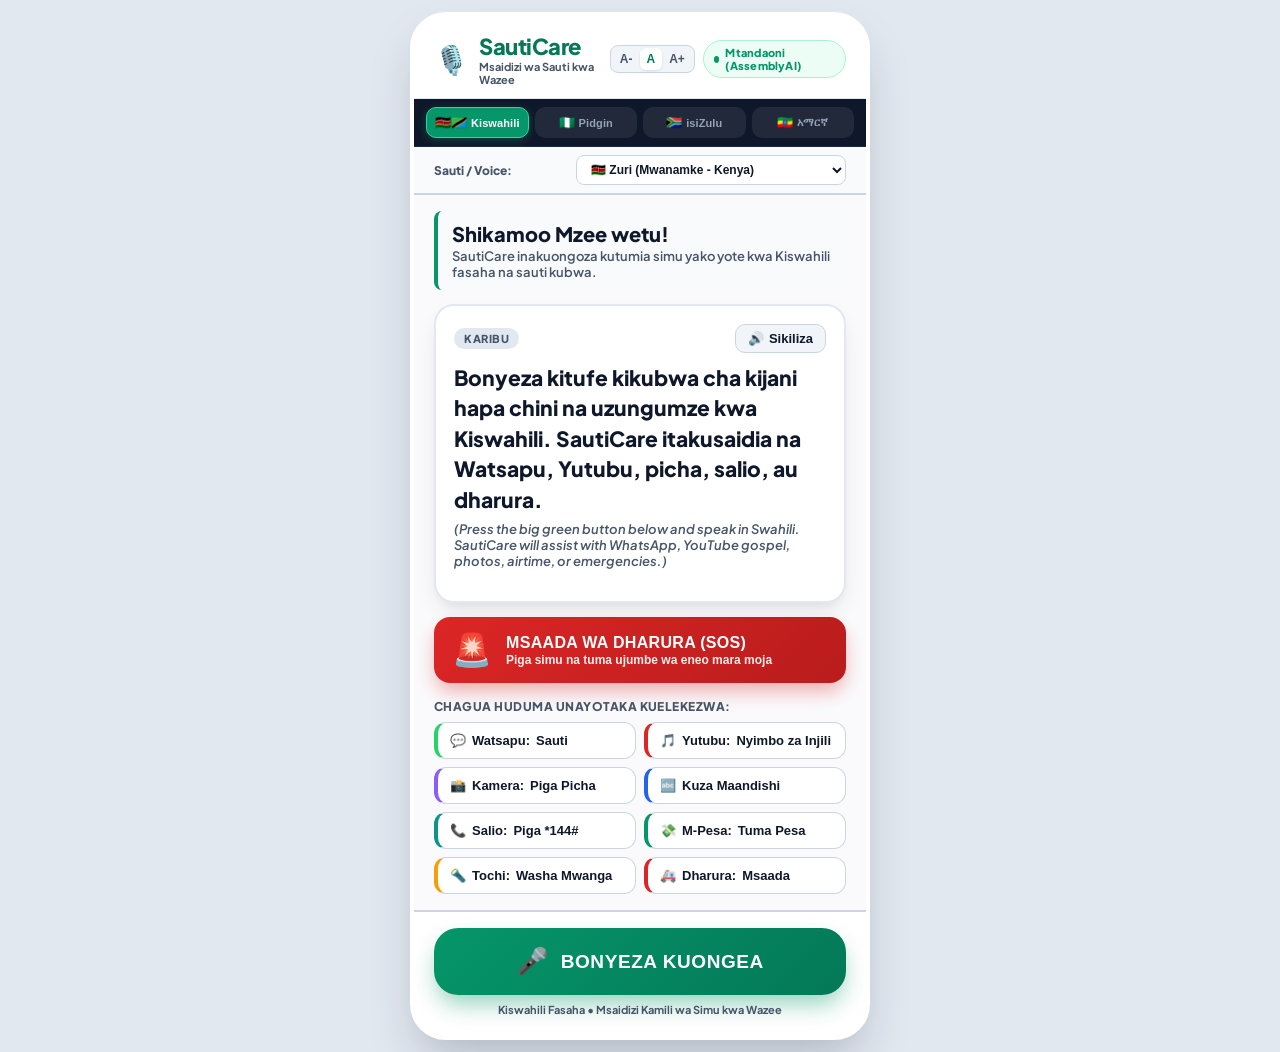
<file: static/index.html>
<!DOCTYPE html>
<html lang="sw">
<head>
  <meta charset="UTF-8">
  <meta name="viewport" content="width=device-width, initial-scale=1.0, maximum-scale=1.0, user-scalable=no">
  <title>SautiCare - Msaidizi wa Wazee wa Sauti</title>
  <link rel="stylesheet" href="/static/style.css?v=2.2">
  <link rel="manifest" href="/manifest.json">
  <meta name="theme-color" content="#059669">
  <meta name="mobile-web-app-capable" content="yes">
  <meta name="apple-mobile-web-app-capable" content="yes">
  <meta name="apple-mobile-web-app-status-bar-style" content="default">
  <meta name="apple-mobile-web-app-title" content="SautiCare">
  <link rel="apple-touch-icon" href="/static/icon-192.png">
  <link rel="icon" type="image/svg+xml" href="/static/icon.svg">
  <link rel="preconnect" href="https://fonts.googleapis.com">
  <link rel="preconnect" href="https://fonts.gstatic.com" crossorigin>
  <link href="https://fonts.googleapis.com/css2?family=Plus+Jakarta+Sans:wght@500;700;800;900&display=swap" rel="stylesheet">
</head>
<body>
  <div id="phone-container" class="phone-frame">
    <!-- Header with Connectivity Indicator & Text Size Controller -->
    <header class="app-header">
      <div class="brand">
        <span class="brand-icon">🎙️</span>
        <div>
          <h1 class="brand-title">SautiCare</h1>
          <p class="brand-subtitle">Msaidizi wa Sauti kwa Wazee</p>
        </div>
      </div>
      <div class="header-right">
        <!-- Font Size Accessibility Switcher for Older Eyes -->
        <div class="font-zoom-ctrl" title="Ukubwa wa Maandishi">
          <button id="font-decrease" class="btn-font-zoom" aria-label="Punguza maandishi">A-</button>
          <button id="font-default" class="btn-font-zoom active" aria-label="Maandishi ya kawaida">A</button>
          <button id="font-increase" class="btn-font-zoom" aria-label="Kuza maandishi">A+</button>
        </div>
        <div id="connectivity-badge" class="status-badge online">
          <span class="status-dot"></span>
          <span id="connectivity-text">Mtandaoni</span>
        </div>
      </div>
    </header>

    <!-- PWA Install Prompt Banner (Visible on mobile when installable) -->
    <div id="pwa-install-banner" class="pwa-banner hidden">
      <div class="pwa-info">
        <span class="pwa-icon">📲</span>
        <div>
          <strong>Weka SautiCare Kwenye Simu</strong>
          <small>Bonyeza hapa iwe kama programu ya kawaida</small>
        </div>
      </div>
      <button id="btn-install-pwa" class="btn-install">Weka Sasa</button>
    </div>

    <!-- Pan-African Regional Language Switcher -->
    <div class="lang-switcher-bar">
      <div class="lang-tabs" role="tablist">
        <button class="lang-tab active" data-lang="sw" role="tab" aria-selected="true" title="East Africa">
          <span class="tab-flag">🇰🇪🇹🇿</span> <span class="tab-name">Kiswahili</span>
        </button>
        <button class="lang-tab" data-lang="ng" role="tab" aria-selected="false" title="West Africa">
          <span class="tab-flag">🇳🇬</span> <span class="tab-name">Pidgin</span>
        </button>
        <button class="lang-tab" data-lang="zu" role="tab" aria-selected="false" title="Southern Africa">
          <span class="tab-flag">🇿🇦</span> <span class="tab-name">isiZulu</span>
        </button>
        <button class="lang-tab" data-lang="am" role="tab" aria-selected="false" title="Horn of Africa">
          <span class="tab-flag">🇪🇹</span> <span class="tab-name">አማርኛ</span>
        </button>
      </div>
    </div>

    <!-- Voice Selection Toolbar -->
    <div class="voice-toolbar">
      <label for="voice-select" class="voice-label" id="voice-label">Sauti / Voice:</label>
      <select id="voice-select" class="voice-dropdown" aria-label="Chagua sauti">
        <optgroup label="🇰🇪 🇹🇿 Afrika Mashariki (Kiswahili)">
          <option value="sw-ke-zuri" selected>🇰🇪 Zuri (Mwanamke - Kenya)</option>
          <option value="sw-ke-rafiki">🇰🇪 Rafiki (Mwanaume - Kenya)</option>
          <option value="sw-tz-daudi">🇹🇿 Daudi (Mwanaume - Tanzania)</option>
          <option value="sw-tz-rehema">🇹🇿 Rehema (Mwanamke - Tanzania)</option>
        </optgroup>
        <optgroup label="🇳🇬 Afrika ya Magharibi (Nigerian Pidgin)">
          <option value="ng-ezinne">🇳🇬 Ezinne (Female - Nigeria)</option>
          <option value="ng-abeo">🇳🇬 Abeo (Male - Nigeria)</option>
        </optgroup>
        <optgroup label="🇿🇦 Afrika ya Kusini (isiZulu)">
          <option value="zu-thando">🇿🇦 Thando (Owesifazane - South Africa)</option>
          <option value="zu-themba">🇿🇦 Themba (Owesilisa - South Africa)</option>
        </optgroup>
        <optgroup label="🇪🇹 Pembe ya Afrika (Amharic / አማርኛ)">
          <option value="am-mekdes">🇪🇹 መቅደስ (ሴት - Ethiopia)</option>
          <option value="am-ameha">🇪🇹 አመሃ (ወንድ - Ethiopia)</option>
        </optgroup>
      </select>
    </div>

    <!-- Main Live Screen Area -->
    <main class="app-content">
      <!-- Greeting / Status Banner -->
      <section class="elder-salutation">
        <h2 id="greeting-title">Shikamoo Mzee wetu!</h2>
        <p id="greeting-sub">SautiCare inakuongoza kutumia simu yako yote kwa Kiswahili fasaha na sauti kubwa.</p>
      </section>

      <!-- Visual Agent Response Card -->
      <section id="response-card" class="response-card welcome-card">
        <div class="card-header">
          <span id="card-badge" class="card-badge">KARIBU</span>
          <button id="btn-replay-audio" class="speaker-btn" title="Sikiliza Tena kwa Sauti Kubwa" aria-label="Sikiliza tena">
            🔊 <span class="speaker-label" id="speaker-label">Sikiliza</span>
          </button>
        </div>
        <p id="swahili-reply" class="swahili-text">
          Bonyeza kitufe kikubwa cha kijani hapa chini na uzungumze kwa Kiswahili. SautiCare itakusaidia na Watsapu, Yutubu, picha, salio, au dharura.
        </p>
        <p id="english-sub" class="english-subtitle">
          (Press the big green button below and speak in Swahili. SautiCare will assist with WhatsApp, YouTube gospel, photos, airtime, or emergencies.)
        </p>
        <div id="action-details" class="action-details"></div>
      </section>

      <!-- One-Tap Emergency Trigger -->
      <section class="emergency-section">
        <button id="btn-emergency-sos" class="btn-sos" aria-label="Bonyeza hapa kwa msaada wa haraka wa dharura">
          <span class="sos-icon">🚨</span>
          <div class="sos-text">
            <strong id="sos-title">MSAADA WA DHARURA (SOS)</strong>
            <small id="sos-sub">Piga simu na tuma ujumbe wa eneo mara moja</small>
          </div>
        </button>
      </section>

      <!-- Everyday Smartphone Features (Grouped for African Elders) -->
      <section class="quick-scenarios">
        <div class="scenarios-title" id="scenarios-title">Chagua huduma unayotaka kuelekezwa:</div>
        <div class="pills-grid" id="pills-grid">
          <button class="pill-btn app-pill-wa" data-query="Nataka kutuma ujumbe wa sauti kwa Watsapu">
            💬 <strong>Watsapu:</strong> Sauti
          </button>
          <button class="pill-btn app-pill-yt" data-query="Fungua nyimbo za injili kwenye Yutubu">
            🎵 <strong>Yutubu:</strong> Nyimbo za Injili
          </button>
          <button class="pill-btn app-pill-cam" data-query="Nataka kupiga picha ya wajukuu">
            📸 <strong>Kamera:</strong> Piga Picha
          </button>
          <button class="pill-btn app-pill-set" data-query="Maandishi ni madogo, ongeza ukubwa wa maandishi">
            🔤 <strong>Kuza Maandishi</strong>
          </button>
          <button class="pill-btn app-pill-bal" data-query="Salio langu la simu limebaki ngapi">
            📞 <strong>Salio:</strong> Piga *144#
          </button>
          <button class="pill-btn app-pill-mpesa" data-query="Nataka kutuma pesa kwa M-Pesa">
            💸 <strong>M-Pesa:</strong> Tuma Pesa
          </button>
          <button class="pill-btn app-pill-torch" data-query="Washa tochi ya simu kuko giza">
            🔦 <strong>Tochi:</strong> Washa Mwanga
          </button>
          <button class="pill-btn app-pill-sos" data-query="Nisaidie nimeanguka chini naumwa">
            🚑 <strong>Dharura:</strong> Msaada
          </button>
        </div>
      </section>
    </main>

    <!-- Bottom Giant Voice Control Bar -->
    <footer class="app-footer">
      <div id="waveform" class="waveform-container hidden">
        <div class="bar"></div><div class="bar"></div><div class="bar"></div>
        <div class="bar"></div><div class="bar"></div><div class="bar"></div>
        <div class="bar"></div><div class="bar"></div><div class="bar"></div>
      </div>

      <button id="btn-mic" class="btn-mic" aria-label="Bonyeza kuanza kuongea">
        <span class="mic-icon">🎤</span>
        <span id="mic-label">BONYEZA KUONGEA</span>
      </button>

      <div class="footer-hint">
        Kiswahili Fasaha &bull; Msaidizi Kamili wa Simu kwa Wazee
      </div>
    </footer>
  </div>

  <audio id="native-audio-player" preload="auto"></audio>
  <script src="/static/app.js?v=2.2"></script>
</body>
</html>
</file>
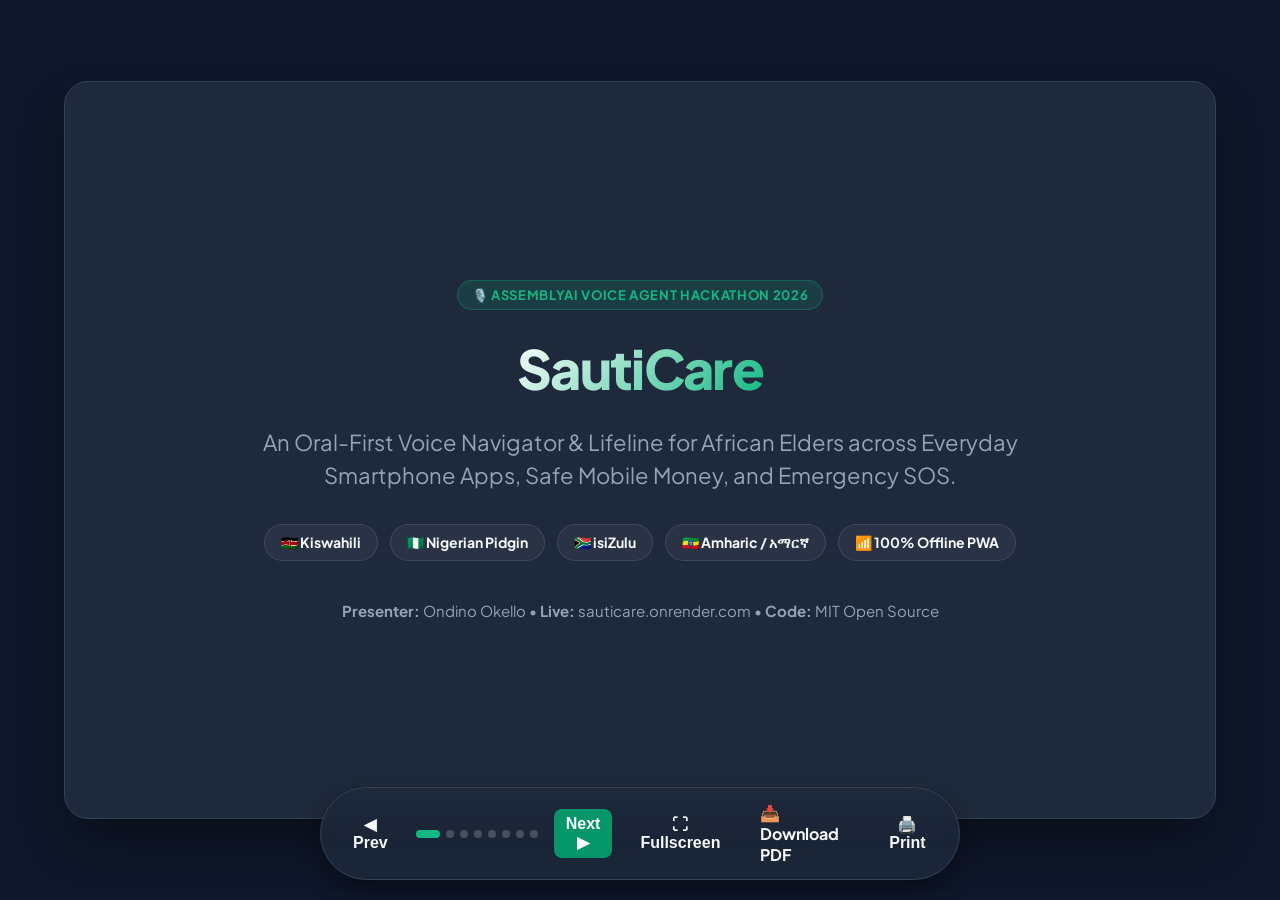
<file: static/slides.html>
<!DOCTYPE html>
<html lang="en">
<head>
  <meta charset="UTF-8">
  <meta name="viewport" content="width=device-width, initial-scale=1.0">
  <title>SautiCare — Hackathon Pitch Deck (AssemblyAI)</title>
  <link rel="preconnect" href="https://fonts.googleapis.com">
  <link rel="preconnect" href="https://fonts.gstatic.com" crossorigin>
  <link href="https://fonts.googleapis.com/css2?family=Plus+Jakarta+Sans:wght@400;600;700;800;900&display=swap" rel="stylesheet">
  <style>
    :root {
      --primary: #059669;
      --primary-light: #10B981;
      --primary-dark: #047857;
      --bg: #0F172A;
      --surface: #1E293B;
      --surface-border: #334155;
      --text: #F8FAFC;
      --text-muted: #94A3B8;
      --accent-gold: #F59E0B;
      --accent-red: #EF4444;
      --accent-blue: #3B82F6;
    }

    * {
      box-sizing: border-box;
      margin: 0;
      padding: 0;
    }

    body {
      font-family: 'Plus Jakarta Sans', sans-serif;
      background: var(--bg);
      color: var(--text);
      overflow: hidden;
      height: 100vh;
      width: 100vw;
      user-select: none;
    }

    /* Deck Layout */
    .deck-container {
      position: relative;
      width: 100vw;
      height: 100vh;
      display: flex;
      align-items: center;
      justify-content: center;
    }

    .slide {
      display: none;
      width: 90vw;
      max-width: 1200px;
      height: 82vh;
      background: var(--surface);
      border: 1px solid var(--surface-border);
      border-radius: 24px;
      padding: 48px 56px;
      box-shadow: 0 25px 50px -12px rgba(0, 0, 0, 0.5);
      position: relative;
      flex-direction: column;
      justify-content: space-between;
      animation: fadeIn 0.3s ease-out;
    }

    .slide.active {
      display: flex;
    }

    @keyframes fadeIn {
      from { opacity: 0; transform: translateY(8px); }
      to { opacity: 1; transform: translateY(0); }
    }

    /* Header */
    .slide-header {
      display: flex;
      justify-content: space-between;
      align-items: flex-start;
      border-bottom: 1px solid var(--surface-border);
      padding-bottom: 18px;
      margin-bottom: 24px;
    }

    .tag-badge {
      display: inline-flex;
      align-items: center;
      gap: 6px;
      padding: 6px 14px;
      background: rgba(16, 185, 129, 0.15);
      border: 1px solid rgba(16, 185, 129, 0.3);
      color: var(--primary-light);
      border-radius: 999px;
      font-size: 13px;
      font-weight: 700;
      text-transform: uppercase;
      letter-spacing: 0.05em;
    }

    .slide-title {
      font-size: 34px;
      font-weight: 900;
      letter-spacing: -0.02em;
      color: #FFFFFF;
      margin-top: 8px;
    }

    .slide-subtitle {
      font-size: 16px;
      color: var(--text-muted);
      margin-top: 4px;
      font-weight: 500;
    }

    /* Content Area */
    .slide-body {
      flex: 1;
      display: flex;
      gap: 32px;
      align-items: stretch;
      overflow-y: auto;
    }

    /* Grids & Cards */
    .grid-2 {
      display: grid;
      grid-template-columns: 1fr 1fr;
      gap: 24px;
      width: 100%;
    }

    .grid-3 {
      display: grid;
      grid-template-columns: repeat(3, 1fr);
      gap: 20px;
      width: 100%;
    }

    .grid-4 {
      display: grid;
      grid-template-columns: repeat(4, 1fr);
      gap: 16px;
      width: 100%;
    }

    .card {
      background: rgba(15, 23, 42, 0.6);
      border: 1px solid var(--surface-border);
      border-radius: 16px;
      padding: 24px;
      display: flex;
      flex-direction: column;
      justify-content: flex-start;
      gap: 12px;
    }

    .card-icon {
      font-size: 32px;
    }

    .card-title {
      font-size: 18px;
      font-weight: 800;
      color: #FFFFFF;
    }

    .card-text {
      font-size: 14px;
      line-height: 1.6;
      color: var(--text-muted);
    }

    .stat-number {
      font-size: 44px;
      font-weight: 900;
      color: var(--primary-light);
      line-height: 1;
    }

    .stat-label {
      font-size: 14px;
      font-weight: 600;
      color: var(--text-muted);
      text-transform: uppercase;
      letter-spacing: 0.05em;
    }

    /* Architecture Diagram Box */
    .arch-box {
      width: 100%;
      background: #0B1120;
      border: 1px solid #1E293B;
      border-radius: 16px;
      padding: 20px;
      font-family: ui-monospace, monospace;
      font-size: 13px;
      line-height: 1.5;
      color: #38BDF8;
      overflow-x: auto;
      white-space: pre;
    }

    /* Hero Slide Specifics */
    .hero-slide {
      text-align: center;
      justify-content: center;
      align-items: center;
      gap: 24px;
    }

    .hero-title {
      font-size: 54px;
      font-weight: 900;
      letter-spacing: -0.03em;
      background: linear-gradient(135deg, #FFFFFF 0%, #10B981 100%);
      -webkit-background-clip: text;
      -webkit-text-fill-color: transparent;
    }

    .hero-sub {
      font-size: 22px;
      color: var(--text-muted);
      max-width: 800px;
      line-height: 1.5;
    }

    .hero-pill-row {
      display: flex;
      gap: 12px;
      flex-wrap: wrap;
      justify-content: center;
      margin-top: 8px;
    }

    .hero-pill {
      background: rgba(255, 255, 255, 0.05);
      border: 1px solid rgba(255, 255, 255, 0.1);
      padding: 8px 16px;
      border-radius: 999px;
      font-size: 14px;
      font-weight: 700;
    }

    /* Footer */
    .slide-footer {
      display: flex;
      justify-content: space-between;
      align-items: center;
      border-top: 1px solid var(--surface-border);
      padding-top: 16px;
      margin-top: 20px;
      font-size: 13px;
      color: var(--text-muted);
    }

    .footer-left {
      display: flex;
      align-items: center;
      gap: 8px;
      font-weight: 600;
    }

    .footer-right {
      display: flex;
      align-items: center;
      gap: 16px;
    }

    /* Persistent Controls Bar */
    .controls-bar {
      position: fixed;
      bottom: 20px;
      left: 50%;
      transform: translateX(-50%);
      background: rgba(30, 41, 59, 0.85);
      backdrop-filter: blur(12px);
      border: 1px solid var(--surface-border);
      border-radius: 999px;
      padding: 8px 20px;
      display: flex;
      align-items: center;
      gap: 16px;
      z-index: 100;
      box-shadow: 0 10px 25px rgba(0, 0, 0, 0.4);
    }

    .btn-ctrl {
      background: none;
      border: none;
      color: var(--text);
      font-size: 16px;
      font-weight: 700;
      cursor: pointer;
      display: flex;
      align-items: center;
      gap: 6px;
      padding: 6px 12px;
      border-radius: 8px;
      transition: background 0.2s;
    }

    .btn-ctrl:hover {
      background: rgba(255, 255, 255, 0.1);
    }

    .btn-primary-ctrl {
      background: var(--primary);
      color: white;
    }
    .btn-primary-ctrl:hover {
      background: var(--primary-light);
    }

    .progress-dots {
      display: flex;
      gap: 6px;
    }

    .dot {
      width: 8px;
      height: 8px;
      border-radius: 50%;
      background: rgba(255, 255, 255, 0.2);
      cursor: pointer;
      transition: all 0.2s;
    }

    .dot.active {
      background: var(--primary-light);
      width: 24px;
      border-radius: 4px;
    }

    /* Print / PDF Styles */
    @page {
      size: 16in 9in;
      margin: 0;
    }
    @media print {
      *, *::before, *::after {
        -webkit-print-color-adjust: exact !important;
        print-color-adjust: exact !important;
        box-sizing: border-box !important;
        animation: none !important;
        transition: none !important;
      }
      html, body {
        width: 16in !important;
        height: auto !important;
        margin: 0 !important;
        padding: 0 !important;
        background: #0F172A !important;
        color: #F8FAFC !important;
        overflow: visible !important;
        position: static !important;
      }
      .controls-bar, nav, script {
        display: none !important;
      }
      .deck-container {
        display: block !important;
        width: 16in !important;
        height: auto !important;
        margin: 0 !important;
        padding: 0 !important;
        position: static !important;
      }
      .slide {
        display: flex !important;
        opacity: 1 !important;
        visibility: visible !important;
        width: 16in !important;
        height: 9in !important;
        max-width: 16in !important;
        max-height: 9in !important;
        min-height: 9in !important;
        box-sizing: border-box !important;
        border: none !important;
        border-radius: 0 !important;
        box-shadow: none !important;
        background: #0F172A !important;
        color: #F8FAFC !important;
        padding: 44px 60px !important;
        margin: 0 !important;
        page-break-inside: avoid !important;
        break-inside: avoid !important;
        page-break-after: always !important;
        break-after: page !important;
      }
      .slide:last-of-type, .slide[data-index="8"] {
        page-break-after: auto !important;
        break-after: auto !important;
      }
      .slide-header {
        border-bottom: 1px solid #334155 !important;
      }
      .slide-title {
        color: #FFFFFF !important;
      }
      .slide-subtitle {
        color: #94A3B8 !important;
      }
      .card {
        background: #1E293B !important;
        border: 1px solid #334155 !important;
      }
      .card-title {
        color: #FFFFFF !important;
      }
      .card-text {
        color: #94A3B8 !important;
      }
      .arch-box {
        background: #0B1120 !important;
        border: 1px solid #1E293B !important;
        color: #38BDF8 !important;
      }
      .slide-footer {
        border-top: 1px solid #334155 !important;
        color: #94A3B8 !important;
      }
      .hero-title {
        background: linear-gradient(135deg, #FFFFFF 0%, #10B981 100%) !important;
        -webkit-background-clip: text !important;
        -webkit-text-fill-color: transparent !important;
      }
    }
  </style>
</head>
<body>
  <div class="deck-container">

    <!-- SLIDE 1: COVER -->
    <section class="slide hero-slide active" data-index="1">
      <span class="tag-badge">🎙️ AssemblyAI Voice Agent Hackathon 2026</span>
      <h1 class="hero-title">SautiCare</h1>
      <p class="hero-sub">
        An Oral-First Voice Navigator & Lifeline for African Elders across Everyday Smartphone Apps, Safe Mobile Money, and Emergency SOS.
      </p>
      <div class="hero-pill-row">
        <span class="hero-pill">🇰🇪 Kiswahili</span>
        <span class="hero-pill">🇳🇬 Nigerian Pidgin</span>
        <span class="hero-pill">🇿🇦 isiZulu</span>
        <span class="hero-pill">🇪🇹 Amharic / አማርኛ</span>
        <span class="hero-pill">📶 100% Offline PWA</span>
      </div>
      <div style="margin-top: 16px; font-size: 15px; color: var(--text-muted);">
        <strong>Presenter:</strong> Ondino Okello &bull; <strong>Live:</strong> sauticare.onrender.com &bull; <strong>Code:</strong> MIT Open Source
      </div>
    </section>

    <!-- SLIDE 2: THE PROBLEM -->
    <section class="slide" data-index="2">
      <div class="slide-header">
        <div>
          <span class="tag-badge">The African Reality</span>
          <h2 class="slide-title">100M+ African Elders Left Behind by Touchscreens</h2>
          <p class="slide-subtitle">Rapid smartphone adoption meets an acute digital literacy & language barrier</p>
        </div>
        <div class="stat-number">100M+</div>
      </div>
      <div class="slide-body">
        <div class="grid-4">
          <div class="card">
            <span class="card-icon">🔤</span>
            <h3 class="card-title">Foreign Language & Small Text</h3>
            <p class="card-text">Interfaces are in complex technical English with tiny fonts that deteriorating eyesight cannot decipher.</p>
          </div>
          <div class="card">
            <span class="card-icon">🗣️</span>
            <h3 class="card-title">Oral-First Culture</h3>
            <p class="card-text">African seniors overwhelmingly communicate orally through voice notes, not soft-keyboard typing.</p>
          </div>
          <div class="card">
            <span class="card-icon">💸</span>
            <h3 class="card-title">Fintech Anxiety & Fraud</h3>
            <p class="card-text">Elders rely on remittances (M-Pesa, OPay) but fear sending funds to wrong numbers or falling victim to scams.</p>
          </div>
          <div class="card">
            <span class="card-icon">🚨</span>
            <h3 class="card-title">Emergency Isolation</h3>
            <p class="card-text">During sudden falls, hypertension, or illness, seniors cannot unlock phones or find contacts in time.</p>
          </div>
        </div>
      </div>
      <div class="slide-footer">
        <div class="footer-left">SautiCare Pitch Deck</div>
        <div class="footer-right">Slide 2 / 8</div>
      </div>
    </section>

    <!-- SLIDE 3: THE SOLUTION -->
    <section class="slide" data-index="3">
      <div class="slide-header">
        <div>
          <span class="tag-badge">The Solution</span>
          <h2 class="slide-title">SautiCare: Pan-African Oral Voice Assistant</h2>
          <p class="slide-subtitle">Respectful, localized voice guidance in 4 major African languages with +40% elder audio boost</p>
        </div>
      </div>
      <div class="slide-body">
        <div class="grid-2">
          <div class="card" style="border-left: 4px solid var(--primary-light);">
            <h3 class="card-title">🌍 4 Regional Linguistic Spheres</h3>
            <p class="card-text">
              • <strong>East Africa (Kiswahili):</strong> Kenya & Tanzania (Zuri, Rafiki, Daudi, Rehema)<br>
              • <strong>West Africa (Nigerian Pidgin):</strong> Nigeria (Ezinne, Abeo)<br>
              • <strong>Southern Africa (isiZulu):</strong> South Africa (Thando, Themba)<br>
              • <strong>Horn of Africa (Amharic):</strong> Ethiopia (Mekdes, Ameha)
            </p>
          </div>
          <div class="card" style="border-left: 4px solid var(--accent-gold);">
            <h3 class="card-title">👵 Culturally Grounded Honorifics</h3>
            <p class="card-text">
              Built on <em>Heshima kwa Wazee</em> (Respect for Elders). Greets elders warmly (*"Shikamoo Mzee/Mama"*, *"Kedu Elder"*, *"Sawubona Mkhulu"*, *"ጤና ይስጥልኝ አያቴ"*). Speaks calmly with slower cadence and amplified acoustics.
            </p>
          </div>
          <div class="card" style="border-left: 4px solid var(--accent-blue);">
            <h3 class="card-title">📱 Visual Confirmation & OS Deep-Linking</h3>
            <p class="card-text">
              Every voice interaction produces high-contrast, step-by-step visual cards and direct OS actions: launching WhatsApp, dialing USSD, or enlarging system fonts.
            </p>
          </div>
          <div class="card" style="border-left: 4px solid var(--primary);">
            <h3 class="card-title">📶 Zero-Data Rural Resilience (PWA)</h3>
            <p class="card-text">
              When mobile data drops to 0MB, SautiCare automatically falls back to hardware GSM dialing and pre-cached offline guides—guaranteeing 24/7 lifeline access.
            </p>
          </div>
        </div>
      </div>
      <div class="slide-footer">
        <div class="footer-left">SautiCare Pitch Deck</div>
        <div class="footer-right">Slide 3 / 8</div>
      </div>
    </section>

    <!-- SLIDE 4: CORE CAPABILITIES -->
    <section class="slide" data-index="4">
      <div class="slide-header">
        <div>
          <span class="tag-badge">Product Features</span>
          <h2 class="slide-title">Everyday Smartphone Empowerment</h2>
          <p class="slide-subtitle">Solving the 5 most frequent friction points for African seniors</p>
        </div>
      </div>
      <div class="slide-body">
        <div class="grid-3">
          <div class="card">
            <span class="card-icon">💬</span>
            <h3 class="card-title">WhatsApp Voice Notes</h3>
            <p class="card-text">Step-by-step oral guide on opening chats, holding the mic button, and releasing to send family voice messages without typing.</p>
          </div>
          <div class="card">
            <span class="card-icon">🎵</span>
            <h3 class="card-title">Gospel & Worship Radio</h3>
            <p class="card-text">Instant voice discovery and playback of beloved regional choirs, African gospel hymns, and national broadcasting stations.</p>
          </div>
          <div class="card">
            <span class="card-icon">🔤</span>
            <h3 class="card-title">Voice Font Magnifier</h3>
            <p class="card-text">"Make the text big": Instantly zooms typography by +25% across the entire screen so elders can read comfortably without glasses.</p>
          </div>
          <div class="card">
            <span class="card-icon">💸</span>
            <h3 class="card-title">Safe Mobile Money</h3>
            <p class="card-text">Guides USSD execution for M-Pesa (*334#), OPay, and Telebirr while actively cautioning elders to never reveal their PIN.</p>
          </div>
          <div class="card">
            <span class="card-icon">📸</span>
            <h3 class="card-title">Camera & Grandchildren Photos</h3>
            <p class="card-text">Clear instructions on holding the phone steady and tapping the round white shutter button to capture and save memories.</p>
          </div>
          <div class="card" style="border: 2px solid var(--accent-red);">
            <span class="card-icon">🚨</span>
            <h3 class="card-title" style="color: #F87171;">One-Tap Emergency SOS</h3>
            <p class="card-text">Instantly dispatches an SMS with live GPS coordinates to the elder's child and triggers a direct GSM phone call.</p>
          </div>
        </div>
      </div>
      <div class="slide-footer">
        <div class="footer-left">SautiCare Pitch Deck</div>
        <div class="footer-right">Slide 4 / 8</div>
      </div>
    </section>

    <!-- SLIDE 5: ARCHITECTURE -->
    <section class="slide" data-index="5">
      <div class="slide-header">
        <div>
          <span class="tag-badge">Technology Stack</span>
          <h2 class="slide-title">Powered by AssemblyAI & Edge Neural Speech</h2>
          <p class="slide-subtitle">Sub-second streaming pipeline designed for low-bandwidth African cellular conditions</p>
        </div>
      </div>
      <div class="slide-body" style="flex-direction: column;">
        <div class="arch-box">
  [Elder Speaks: Swahili / Pidgin / isiZulu / Amharic]
                         │
                 (MediaRecorder / WebM)
                         ▼
        ┌──────────────────────────────────┐
        │   Bidirectional WebSocket API    │  &lt;-- Sub-second streaming
        └────────────────┬─────────────────┘
                         ▼
        ┌──────────────────────────────────┐
        │   AssemblyAI Speech-to-Text      │  &lt;-- Multilingual Acoustic Models
        │   (Realtime Transcription STT)   │      sw / en-NG / zu / am
        └────────────────┬─────────────────┘
                         ▼
        ┌──────────────────────────────────┐
        │   Pan-African Intent Reasoner    │  &lt;-- Cultural Honorifics (*Heshima*)
        │   FastAPI Python Async Core      │      Direct OS Intents (tel:, whatsapp:)
        └────────────────┬─────────────────┘
                         ▼
        ┌──────────────────────────────────┐
        │   10 Neural Regional Voices      │  &lt;-- +40% Volume Gain Amplification
        │   & High-Contrast Visual Cards   │      PWA Service Worker v2 Offline Fallback
        └──────────────────────────────────┘</div>
        <div class="grid-3" style="margin-top: 12px;">
          <div class="card" style="padding: 14px;">
            <strong>AssemblyAI STT:</strong> Universal acoustic model with native African language detection.
          </div>
          <div class="card" style="padding: 14px;">
            <strong>FastAPI Core:</strong> Sub-second async intent extraction with zero latency.
          </div>
          <div class="card" style="padding: 14px;">
            <strong>PWA Service Worker v2:</strong> Network-First with cache fallback for 0MB data resilience.
          </div>
        </div>
      </div>
      <div class="slide-footer">
        <div class="footer-left">SautiCare Pitch Deck</div>
        <div class="footer-right">Slide 5 / 8</div>
      </div>
    </section>

    <!-- SLIDE 6: VALIDATION & DEPLOYMENT -->
    <section class="slide" data-index="6">
      <div class="slide-header">
        <div>
          <span class="tag-badge">Live Production</span>
          <h2 class="slide-title">Tested, Verified, and Deployed Live</h2>
          <p class="slide-subtitle">Production cloud deployment on Render with 22/22 automated test verification</p>
        </div>
      </div>
      <div class="slide-body">
        <div class="grid-3">
          <div class="card">
            <span class="stat-number">22 / 22</span>
            <span class="stat-label">Test Suite Passing</span>
            <p class="card-text">Comprehensive unit and integration coverage for STT routing, intent mapping, emergency SOS, and multilingual TTS.</p>
          </div>
          <div class="card">
            <span class="stat-number">&lt; 1.0s</span>
            <span class="stat-label">End-to-End Latency</span>
            <p class="card-text">From the moment the elder finishes speaking to audio playback, latency is under 1,000 milliseconds over WebSockets.</p>
          </div>
          <div class="card">
            <span class="stat-number">100%</span>
            <span class="stat-label">Offline Safety Pass</span>
            <p class="card-text">Service Worker v2 ensures emergency calling, GPS SMS dispatch, and USSD guides work even with 0MB cellular bundle.</p>
          </div>
        </div>
        <div class="card" style="margin-top: 16px; background: rgba(16, 185, 129, 0.1); border-color: var(--primary);">
          <h3 class="card-title" style="color: var(--primary-light);">🌐 Live Deployment: https://sauticare.onrender.com</h3>
          <p class="card-text" style="color: var(--text);">
            Judges can open SautiCare right now on any iOS or Android phone, test all 4 African languages, and tap "Add to Home Screen" to run it as a native standalone PWA.
          </p>
        </div>
      </div>
      <div class="slide-footer">
        <div class="footer-left">SautiCare Pitch Deck</div>
        <div class="footer-right">Slide 6 / 8</div>
      </div>
    </section>

    <!-- SLIDE 7: BUSINESS MODEL & TELCO PARTNERSHIPS -->
    <section class="slide" data-index="7">
      <div class="slide-header">
        <div>
          <span class="tag-badge">Market & Distribution</span>
          <h2 class="slide-title">Massive Market & Natural Distribution Channels</h2>
          <p class="slide-subtitle">Solving a multi-billion dollar financial and telecom inclusion opportunity</p>
        </div>
      </div>
      <div class="slide-body">
        <div class="grid-3">
          <div class="card" style="border-top: 4px solid var(--primary-light);">
            <h3 class="card-title">📱 OEM Pre-Installation</h3>
            <p class="card-text">
              Partnering with Transsion Holdings (<strong>Tecno, itel, Infinix</strong>)—the dominant phone brand in Africa—to pre-install SautiCare as the native "Senior Mode" on entry-level Android devices.
            </p>
          </div>
          <div class="card" style="border-top: 4px solid var(--accent-gold);">
            <h3 class="card-title">📶 Telecom Senior Bundles</h3>
            <p class="card-text">
              Zero-rated partnerships with <strong>Safaricom, MTN, and Airtel</strong>. Telcos bundle SautiCare into senior SIM packs, reducing customer care call volume and increasing mobile money transaction volume.
            </p>
          </div>
          <div class="card" style="border-top: 4px solid var(--accent-blue);">
            <h3 class="card-title">🌍 Diaspora Subscription</h3>
            <p class="card-text">
              African diaspora children in the US/UK pay <strong>$2–$5/month</strong> for premium 24/7 caregiver monitoring: automated GPS alerts, battery status checks, and instant emergency dispatch for aging parents.
            </p>
          </div>
        </div>
      </div>
      <div class="slide-footer">
        <div class="footer-left">SautiCare Pitch Deck</div>
        <div class="footer-right">Slide 7 / 8</div>
      </div>
    </section>

    <!-- SLIDE 8: VISION & CLOSING -->
    <section class="slide hero-slide" data-index="8">
      <span class="tag-badge">The Future of Voice in Africa</span>
      <h2 class="hero-title" style="font-size: 42px;">No Elder in Africa Left Behind</h2>
      <p class="hero-sub" style="font-size: 19px;">
        "By replacing complex visual menus with natural, respectful voice dialogue in native African languages, SautiCare restores independence, dignity, and safety to our parents and grandparents."
      </p>
      <div class="grid-3" style="max-width: 900px; text-align: left; margin-top: 12px;">
        <div class="card">
          <strong>Next Languages:</strong><br>Hausa, Yoruba, Oromo, and Luganda expansion.
        </div>
        <div class="card">
          <strong>Direct SIM Gateway:</strong><br>Africa's Talking API for instant SIM-level SMS.
        </div>
        <div class="card">
          <strong>Open Ecosystem:</strong><br>AssemblyAI-powered developer APIs for African NGOs.
        </div>
      </div>
      <div style="margin-top: 16px; font-size: 16px;">
        🚀 <strong>Test Live:</strong> <a href="https://sauticare.onrender.com" target="_blank" style="color: var(--primary-light); text-decoration: none;">sauticare.onrender.com</a> &bull;
        📦 <strong>GitHub:</strong> <a href="https://github.com/ondinookello96/SautiCare" target="_blank" style="color: var(--accent-blue); text-decoration: none;">github.com/ondinookello96/SautiCare</a>
      </div>
    </section>

  </div>

  <!-- Persistent Interactive Controls Bar -->
  <nav class="controls-bar" aria-label="Slide Controls">
    <button id="btn-prev" class="btn-ctrl" title="Previous Slide (Left Arrow)">◀ Prev</button>
    <div id="dots-container" class="progress-dots"></div>
    <button id="btn-next" class="btn-ctrl btn-primary-ctrl" title="Next Slide (Right Arrow / Space)">Next ▶</button>
    <button id="btn-fullscreen" class="btn-ctrl" title="Toggle Fullscreen (F)">⛶ Fullscreen</button>
    <a href="/slides.pdf" download="SautiCare_Pitch_Deck.pdf" id="btn-pdf-dl" class="btn-ctrl" style="text-decoration: none; color: inherit;" title="Download Compiled PDF">📥 Download PDF</a>
    <button id="btn-pdf" class="btn-ctrl" title="Print / Save to PDF (Ctrl+P)">🖨️ Print</button>
  </nav>

  <script>
    const slides = Array.from(document.querySelectorAll('.slide'));
    const dotsContainer = document.getElementById('dots-container');
    const btnPrev = document.getElementById('btn-prev');
    const btnNext = document.getElementById('btn-next');
    const btnFullscreen = document.getElementById('btn-fullscreen');
    const btnPdf = document.getElementById('btn-pdf');
    let currentIndex = 0;

    // Build dots
    slides.forEach((_, idx) => {
      const dot = document.createElement('div');
      dot.className = `dot ${idx === 0 ? 'active' : ''}`;
      dot.addEventListener('click', () => goToSlide(idx));
      dotsContainer.appendChild(dot);
    });
    const dots = Array.from(dotsContainer.children);

    function goToSlide(index) {
      if (index < 0 || index >= slides.length) return;
      slides[currentIndex].classList.remove('active');
      dots[currentIndex].classList.remove('active');
      currentIndex = index;
      slides[currentIndex].classList.add('active');
      dots[currentIndex].classList.add('active');
    }

    btnPrev.addEventListener('click', () => goToSlide(currentIndex - 1));
    btnNext.addEventListener('click', () => goToSlide(currentIndex + 1));

    btnFullscreen.addEventListener('click', () => {
      if (!document.fullscreenElement) {
        document.documentElement.requestFullscreen().catch(() => {});
      } else {
        document.exitFullscreen().catch(() => {});
      }
    });

    btnPdf.addEventListener('click', () => {
      window.print();
    });

    // Keyboard navigation
    window.addEventListener('keydown', (e) => {
      if (e.key === 'ArrowRight' || e.key === ' ' || e.key === 'PageDown') {
        goToSlide(currentIndex + 1);
      } else if (e.key === 'ArrowLeft' || e.key === 'PageUp') {
        goToSlide(currentIndex - 1);
      } else if (e.key.toLowerCase() === 'f') {
        btnFullscreen.click();
      } else if (e.key.toLowerCase() === 'p' && (e.ctrlKey || e.metaKey)) {
        // native print
      }
    });
  </script>
</body>
</html>
</file>
<file: static/style.css>
:root {
  --primary: #059669; /* Trustworthy Emerald Green (M-Pesa / Health theme) */
  --primary-dark: #047857;
  --emergency: #DC2626; /* High-contrast Emergency Red */
  --emergency-dark: #B91C1C;
  --bg-dark: #0F172A;
  --surface: #FFFFFF;
  --surface-alt: #F1F5F9;
  --text-main: #0F172A;
  --text-muted: #475569;
  --border: #CBD5E1;
  --card-shadow: 0 10px 25px -5px rgba(0, 0, 0, 0.1), 0 8px 10px -6px rgba(0, 0, 0, 0.05);

  /* App Themes */
  --color-wa: #25D366;
  --color-yt: #DC2626;
  --color-cam: #8B5CF6;
  --color-set: #2563EB;
  --color-bal: #0D9488;
}

* {
  box-sizing: border-box;
  margin: 0;
  padding: 0;
  -webkit-tap-highlight-color: transparent;
}

body {
  font-family: 'Plus Jakarta Sans', system-ui, -apple-system, sans-serif;
  background-color: #E2E8F0;
  color: var(--text-main);
  display: flex;
  justify-content: center;
  align-items: center;
  min-height: 100vh;
  padding: 12px;
}

/* Smartphone Container Frame */
.phone-frame {
  width: 100%;
  max-width: 460px;
  min-height: 94vh;
  background-color: #FAFAFC;
  border-radius: 36px;
  box-shadow: 0 25px 50px -12px rgba(15, 23, 42, 0.25);
  display: flex;
  flex-direction: column;
  overflow: hidden;
  border: 4px solid #FFFFFF;
  transition: all 0.2s ease;
}

/* Elder Accessibility Font Scaling */
.phone-frame.font-large .swahili-text {
  font-size: 26px !important;
  line-height: 1.5 !important;
}
.phone-frame.font-large .english-subtitle {
  font-size: 16px !important;
}
.phone-frame.font-large .elder-salutation h2 {
  font-size: 26px !important;
}
.phone-frame.font-large .action-box {
  font-size: 17px !important;
}

.phone-frame.font-xlarge .swahili-text {
  font-size: 30px !important;
  line-height: 1.55 !important;
}
.phone-frame.font-xlarge .english-subtitle {
  font-size: 18px !important;
}
.phone-frame.font-xlarge .elder-salutation h2 {
  font-size: 30px !important;
}
.phone-frame.font-xlarge .action-box {
  font-size: 19px !important;
}

/* Header */
.app-header {
  padding: 16px 20px 12px;
  background: #FFFFFF;
  display: flex;
  justify-content: space-between;
  align-items: center;
  border-bottom: 1px solid #E2E8F0;
}

.brand {
  display: flex;
  align-items: center;
  gap: 10px;
}

.brand-icon {
  font-size: 28px;
}

.brand-title {
  font-size: 22px;
  font-weight: 900;
  letter-spacing: -0.02em;
  color: var(--primary-dark);
}

.brand-subtitle {
  font-size: 11px;
  font-weight: 700;
  color: var(--text-muted);
}

.header-right {
  display: flex;
  align-items: center;
  gap: 8px;
}

/* Accessibility Font Switcher */
.font-zoom-ctrl {
  display: flex;
  background: #F1F5F9;
  border-radius: 8px;
  padding: 2px;
  border: 1px solid var(--border);
}

.btn-font-zoom {
  border: none;
  background: transparent;
  padding: 4px 7px;
  font-size: 12px;
  font-weight: 800;
  color: var(--text-muted);
  border-radius: 6px;
  cursor: pointer;
}

.btn-font-zoom.active {
  background: #FFFFFF;
  color: var(--primary-dark);
  box-shadow: 0 1px 3px rgba(0,0,0,0.1);
}

/* Connectivity Status Badge */
.status-badge {
  display: flex;
  align-items: center;
  gap: 6px;
  padding: 5px 10px;
  border-radius: 20px;
  font-size: 11px;
  font-weight: 800;
  letter-spacing: 0.02em;
}

.status-badge.online {
  background-color: #ECFDF5;
  color: var(--primary);
  border: 1px solid #A7F3D0;
}

.status-badge.offline {
  background-color: #FEF2F2;
  color: var(--emergency);
  border: 1px solid #FECACA;
}

.status-dot {
  width: 7px;
  height: 7px;
  border-radius: 50%;
  background-color: currentColor;
}

/* PWA Install Banner */
.pwa-banner {
  background: linear-gradient(135deg, #ECFDF5 0%, #D1FAE5 100%);
  border-bottom: 2px solid #A7F3D0;
  padding: 10px 18px;
  display: flex;
  align-items: center;
  justify-content: space-between;
  gap: 12px;
}

.pwa-banner.hidden {
  display: none;
}

.pwa-info {
  display: flex;
  align-items: center;
  gap: 10px;
}

.pwa-icon {
  font-size: 24px;
}

.pwa-info strong {
  display: block;
  font-size: 13px;
  font-weight: 800;
  color: var(--primary-dark);
}

.pwa-info small {
  font-size: 11px;
  color: var(--text-muted);
  font-weight: 600;
}

.btn-install {
  background: var(--primary);
  color: #FFFFFF;
  border: none;
  padding: 6px 14px;
  border-radius: 20px;
  font-size: 12px;
  font-weight: 800;
  cursor: pointer;
  box-shadow: 0 2px 6px rgba(5, 150, 105, 0.3);
  transition: transform 0.15s;
}

.btn-install:hover {
  background: var(--primary-dark);
  transform: scale(1.05);
}

/* Pan-African Regional Language Switcher */
.lang-switcher-bar {
  background: #0F172A;
  padding: 8px 12px;
  border-bottom: 1px solid #1E293B;
}

.lang-tabs {
  display: flex;
  gap: 6px;
  width: 100%;
  justify-content: space-between;
}

.lang-tab {
  flex: 1;
  background: rgba(255, 255, 255, 0.08);
  border: 1.5px solid transparent;
  color: #94A3B8;
  padding: 7px 4px;
  border-radius: 10px;
  font-size: 11px;
  font-weight: 800;
  display: flex;
  align-items: center;
  justify-content: center;
  gap: 4px;
  cursor: pointer;
  transition: all 0.2s ease;
  white-space: nowrap;
}

.lang-tab:hover {
  background: rgba(255, 255, 255, 0.15);
  color: #FFFFFF;
}

.lang-tab.active {
  background: #059669;
  border-color: #34D399;
  color: #FFFFFF;
  box-shadow: 0 2px 8px rgba(5, 150, 105, 0.4);
}

.lang-tab .tab-flag {
  font-size: 13px;
}

.lang-tab .tab-name {
  font-weight: 800;
  letter-spacing: 0.01em;
}

/* Voice Selection Toolbar */
.voice-toolbar {
  background: #F8FAFC;
  padding: 8px 20px;
  border-bottom: 2px solid var(--border);
  display: flex;
  align-items: center;
  justify-content: space-between;
  gap: 8px;
}

.voice-label {
  font-size: 12px;
  font-weight: 800;
  color: var(--text-muted);
}

.voice-dropdown {
  background: #FFFFFF;
  border: 1.5px solid var(--border);
  border-radius: 8px;
  padding: 6px 10px;
  font-size: 12px;
  font-weight: 700;
  color: var(--text-main);
  outline: none;
  cursor: pointer;
  max-width: 270px;
}

.voice-dropdown:focus {
  border-color: var(--primary);
}

/* Main Content Area */
.app-content {
  flex: 1;
  padding: 16px 20px;
  display: flex;
  flex-direction: column;
  gap: 14px;
  overflow-y: auto;
}

/* Elder Salutation */
.elder-salutation {
  background: #F8FAFC;
  border-left: 4px solid var(--primary);
  padding: 10px 14px;
  border-radius: 8px;
}

.elder-salutation h2 {
  font-size: 20px;
  font-weight: 800;
  color: var(--text-main);
}

.elder-salutation p {
  font-size: 13px;
  font-weight: 600;
  color: var(--text-muted);
  margin-top: 2px;
}

/* Dynamic Response Card */
.response-card {
  background: #FFFFFF;
  border-radius: 20px;
  padding: 18px;
  box-shadow: var(--card-shadow);
  border: 2px solid var(--border);
  transition: all 0.3s ease;
}

.response-card.welcome-card {
  border-color: #E2E8F0;
}

.response-card.emergency-card {
  border-color: var(--emergency);
  background: #FEF2F2;
}

.response-card.card-whatsapp {
  border-color: var(--color-wa);
  background: #F0FDF4;
}

.response-card.card-youtube {
  border-color: var(--color-yt);
  background: #FEF2F2;
}

.response-card.card-camera {
  border-color: var(--color-cam);
  background: #FAF5FF;
}

.response-card.card-settings {
  border-color: var(--color-set);
  background: #EFF6FF;
}

.response-card.card-airtime {
  border-color: var(--color-bal);
  background: #F0FDFA;
}

.response-card.mpesa-card {
  border-color: var(--primary);
  background: #F0FDF4;
}

.card-header {
  display: flex;
  justify-content: space-between;
  align-items: center;
  margin-bottom: 10px;
}

.card-badge {
  font-size: 11px;
  font-weight: 900;
  padding: 4px 10px;
  border-radius: 12px;
  background: #E2E8F0;
  color: var(--text-muted);
  letter-spacing: 0.05em;
  text-transform: uppercase;
}

.speaker-btn {
  background: #F1F5F9;
  border: 1px solid var(--border);
  border-radius: 10px;
  padding: 6px 12px;
  font-size: 13px;
  font-weight: 800;
  color: var(--text-main);
  cursor: pointer;
  display: flex;
  align-items: center;
  gap: 5px;
  transition: all 0.2s;
}

.speaker-btn:hover {
  background: #E2E8F0;
  transform: scale(1.03);
}

.swahili-text {
  font-size: 21px;
  font-weight: 800;
  line-height: 1.45;
  color: var(--text-main);
}

.english-subtitle {
  font-size: 13px;
  font-weight: 600;
  color: var(--text-muted);
  margin-top: 6px;
  font-style: italic;
}

/* Action Box Styling */
.action-details {
  margin-top: 14px;
}

.action-box {
  background: #FFFFFF;
  border-radius: 14px;
  padding: 14px;
  border: 1.5px solid var(--border);
  font-size: 14px;
}

.action-box h4 {
  font-size: 15px;
  font-weight: 900;
  margin-bottom: 8px;
  color: var(--text-main);
  display: flex;
  align-items: center;
  gap: 6px;
}

.step-list {
  list-style: none;
  display: flex;
  flex-direction: column;
  gap: 6px;
  margin-top: 6px;
}

.step-item {
  display: flex;
  align-items: flex-start;
  gap: 8px;
  line-height: 1.4;
  font-weight: 700;
  color: var(--text-main);
}

.step-num {
  display: inline-flex;
  align-items: center;
  justify-content: center;
  min-width: 22px;
  height: 22px;
  border-radius: 50%;
  background: var(--text-main);
  color: #FFFFFF;
  font-size: 11px;
  font-weight: 900;
  margin-top: 2px;
}

/* Interactive Action Buttons inside Cards */
.btn-card-action {
  display: inline-flex;
  align-items: center;
  justify-content: center;
  gap: 8px;
  width: 100%;
  margin-top: 12px;
  padding: 12px 16px;
  border-radius: 12px;
  font-size: 15px;
  font-weight: 800;
  color: #FFFFFF;
  text-decoration: none;
  border: none;
  cursor: pointer;
  box-shadow: 0 4px 10px rgba(0,0,0,0.15);
  transition: transform 0.2s;
}

.btn-card-action:hover {
  transform: translateY(-2px);
}

.btn-action-wa {
  background: #25D366;
}

.btn-action-yt {
  background: #DC2626;
}

.btn-action-bal {
  background: #0D9488;
}

.btn-action-mpesa {
  background: #059669;
}

.btn-action-settings {
  background: #2563EB;
}

.action-options {
  display: flex;
  flex-direction: column;
  gap: 8px;
  margin-top: 10px;
}

.option-link {
  background: #F8FAFC;
  border: 1.5px solid var(--border);
  padding: 10px 12px;
  border-radius: 10px;
  font-size: 13px;
  font-weight: 700;
  color: var(--text-main);
  text-decoration: none;
  display: flex;
  align-items: center;
  justify-content: space-between;
  transition: background 0.2s;
}

.option-link:hover {
  background: #EFF6FF;
  border-color: #93C5FD;
}

/* One-Tap Emergency Button */
.btn-sos {
  width: 100%;
  background: linear-gradient(135deg, var(--emergency) 0%, var(--emergency-dark) 100%);
  color: #FFFFFF;
  border: none;
  border-radius: 16px;
  padding: 14px 18px;
  display: flex;
  align-items: center;
  gap: 14px;
  cursor: pointer;
  box-shadow: 0 10px 20px -3px rgba(220, 38, 38, 0.4);
  transition: all 0.2s ease;
}

.btn-sos:hover, .btn-sos:active {
  transform: translateY(-2px);
  box-shadow: 0 14px 24px -3px rgba(220, 38, 38, 0.5);
}

.sos-icon {
  font-size: 32px;
}

.sos-text {
  text-align: left;
}

.sos-text strong {
  display: block;
  font-size: 16px;
  font-weight: 900;
  letter-spacing: 0.02em;
}

.sos-text small {
  font-size: 12px;
  opacity: 0.92;
  font-weight: 600;
}

/* Quick Scenarios Grid */
.quick-scenarios {
  margin-top: 2px;
}

.scenarios-title {
  font-size: 12px;
  font-weight: 800;
  text-transform: uppercase;
  letter-spacing: 0.04em;
  color: var(--text-muted);
  margin-bottom: 8px;
}

.pills-grid {
  display: grid;
  grid-template-columns: 1fr 1fr;
  gap: 8px;
}

.pill-btn {
  background: #FFFFFF;
  border: 1.5px solid var(--border);
  padding: 10px 12px;
  border-radius: 12px;
  font-size: 13px;
  font-weight: 700;
  color: var(--text-main);
  text-align: left;
  cursor: pointer;
  transition: all 0.2s ease;
  display: flex;
  align-items: center;
  gap: 6px;
}

.pill-btn:hover {
  transform: translateY(-1px);
  box-shadow: 0 4px 8px rgba(0,0,0,0.06);
}

.app-pill-wa { border-left: 4px solid var(--color-wa); }
.app-pill-yt { border-left: 4px solid var(--color-yt); }
.app-pill-cam { border-left: 4px solid var(--color-cam); }
.app-pill-set { border-left: 4px solid var(--color-set); }
.app-pill-bal { border-left: 4px solid var(--color-bal); }
.app-pill-mpesa { border-left: 4px solid var(--primary); }
.app-pill-torch { border-left: 4px solid #F59E0B; }
.app-pill-sos { border-left: 4px solid var(--emergency); }

/* Footer / Giant Microphone Button */
.app-footer {
  background: #FFFFFF;
  padding: 16px 20px 20px;
  border-top: 2px solid var(--border);
  display: flex;
  flex-direction: column;
  align-items: center;
  gap: 8px;
}

.btn-mic {
  width: 100%;
  background: linear-gradient(135deg, var(--primary) 0%, var(--primary-dark) 100%);
  color: #FFFFFF;
  border: none;
  border-radius: 24px;
  padding: 18px;
  font-size: 19px;
  font-weight: 900;
  letter-spacing: 0.03em;
  display: flex;
  align-items: center;
  justify-content: center;
  gap: 12px;
  cursor: pointer;
  box-shadow: 0 12px 25px -4px rgba(5, 150, 105, 0.45);
  transition: all 0.2s ease;
}

.btn-mic:hover {
  transform: translateY(-2px);
  box-shadow: 0 16px 28px -4px rgba(5, 150, 105, 0.55);
}

.btn-mic.listening {
  background: linear-gradient(135deg, #EF4444 0%, #DC2626 100%);
  box-shadow: 0 0 0 8px rgba(239, 68, 68, 0.25);
  animation: pulse-ring 1.5s infinite;
}

@keyframes pulse-ring {
  0% { box-shadow: 0 0 0 0 rgba(239, 68, 68, 0.5); }
  70% { box-shadow: 0 0 0 18px rgba(239, 68, 68, 0); }
  100% { box-shadow: 0 0 0 0 rgba(239, 68, 68, 0); }
}

.mic-icon {
  font-size: 26px;
}

.footer-hint {
  font-size: 11px;
  font-weight: 700;
  color: var(--text-muted);
  text-align: center;
}

/* Audio Waveform Animation */
.waveform-container {
  display: flex;
  align-items: center;
  gap: 4px;
  height: 22px;
}

.waveform-container.hidden {
  display: none;
}

.waveform-container .bar {
  width: 4px;
  height: 8px;
  background-color: var(--primary);
  border-radius: 4px;
  animation: wave 1s ease-in-out infinite;
}

.waveform-container .bar:nth-child(2) { animation-delay: 0.1s; }
.waveform-container .bar:nth-child(3) { animation-delay: 0.2s; }
.waveform-container .bar:nth-child(4) { animation-delay: 0.3s; }
.waveform-container .bar:nth-child(5) { animation-delay: 0.4s; }
.waveform-container .bar:nth-child(6) { animation-delay: 0.3s; }
.waveform-container .bar:nth-child(7) { animation-delay: 0.2s; }
.waveform-container .bar:nth-child(8) { animation-delay: 0.1s; }

@keyframes wave {
  0%, 100% { height: 6px; }
  50% { height: 22px; }
}
</file>
